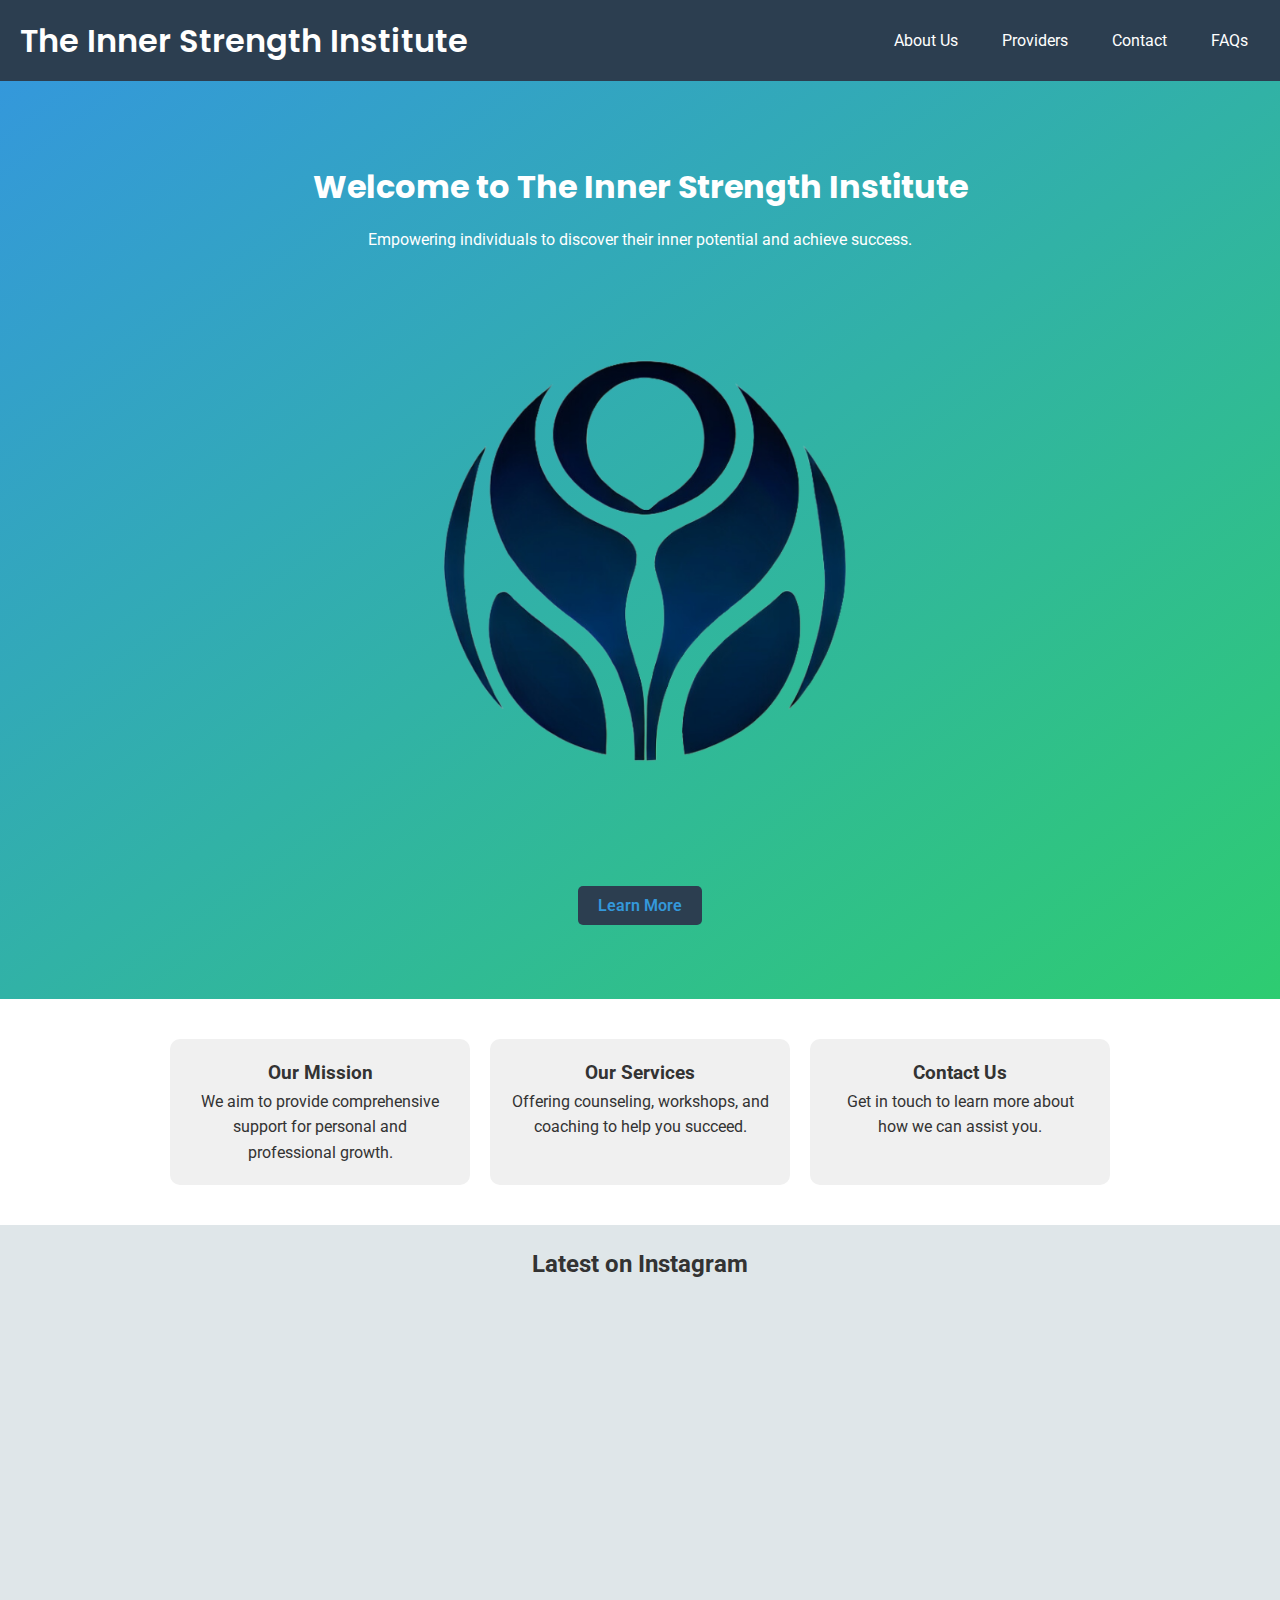
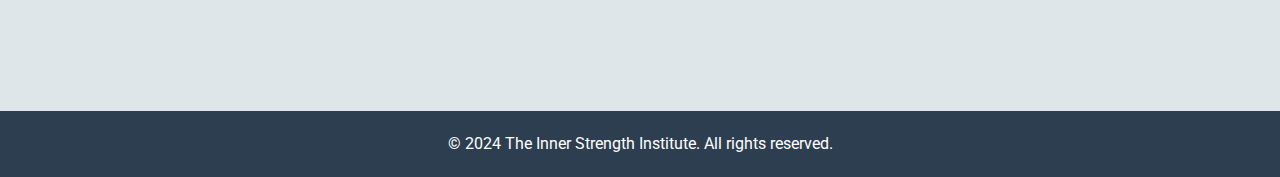
<file: index.html>
<!DOCTYPE html>
<html lang="en">
<head>
    <meta charset="UTF-8">
    <meta name="viewport" content="width=device-width, initial-scale=1.0">
    <title>The Inner Strength Institute</title>
    <link href="https://fonts.googleapis.com/css2?family=Poppins:wght@300;400;600&family=Roboto:wght@400;500&display=swap" rel="stylesheet">
    <style>
        /* General Reset */
        * {
            margin: 0;
            padding: 0;
            box-sizing: border-box;
        }

        body {
            font-family: 'Roboto', sans-serif;
            line-height: 1.6;
            color: #333;
            background-color: #f9f9f9;
        }

        a {
            text-decoration: none;
            color: inherit;
        }

        /* Navigation */
        .navbar {
            display: flex;
            justify-content: space-between;
            align-items: center;
            padding: 15px 20px;
            background-color: #2c3e50;
            color: white;
            position: relative;
        }

        .navbar h1 {
            font-family: 'Poppins', sans-serif;
            font-weight: 600;
        }

        .menu {
            list-style: none;
            display: flex;
            gap: 20px;
        }

        .menu li a {
            font-family: 'Roboto', sans-serif;
            color: white;
            padding: 8px 12px;
            transition: background-color 0.3s;
        }

        .menu li a:hover {
            background-color: #34495e;
            border-radius: 5px;
        }

        /* Hamburger Menu */
        .hamburger {
            display: none;
            flex-direction: column;
            gap: 5px;
            cursor: pointer;
        }

        .hamburger div {
            width: 30px;
            height: 4px;
            background-color: white;
            border-radius: 5px;
        }

        @media (max-width: 768px) {
            .menu {
                display: none;
                flex-direction: column;
                width: 100%;
                position: absolute;
                top: 60px;
                left: 0;
                background: #2c3e50;
                text-align: center;
                padding: 10px 0;
            }

            .menu.active {
                display: flex;
            }

            .hamburger {
                display: flex;
            }
        }

        /* Hero Section */
        .hero {
            text-align: center;
            padding: 80px 20px;
            background: linear-gradient(to bottom right, #3498db, #2ecc71);
            color: white;
        }

        .hero h2 {
            font-family: 'Poppins', sans-serif;
            font-size: 2rem;
            margin-bottom: 15px;
        }

        .hero p {
            font-size: 1rem;
            margin-bottom: 20px;
        }

        .hero a {
            padding: 10px 20px;
            background-color: #2c3e50;
            color: #3498db;
            border-radius: 5px;
            font-weight: 600;
            transition: background-color 0.3s, color 0.3s;
        }

        .hero a:hover {
            background-color: #2980b9;
            color: white;

        }


        /* Logo Container */
        .logo-container {
            margin-top: 20px;
            display: flex;
            justify-content: center;
        }

        .logo {
            max-width: 50%; /* Adjust size here */
            height: auto;
        }

        /* Responsive Content Section */
        .content {
            display: flex;
            flex-wrap: wrap;
            justify-content: center;
            gap: 20px;
            padding: 40px;
            background-color: #ffffff;
        }

        .content-card {
            background: #f0f0f0;
            padding: 20px;
            border-radius: 10px;
            text-align: center;
            width: 90%;
            max-width: 300px;
        }

        /* Default styles (Mobile-friendly) */
        .instagram-feed {
            text-align: center;
            background-color: #dfe6e9;
            padding: 20px;
            width: 100%; /* Full width for smaller screens */
        }

        /* Footer */
        .footer {
            background-color: #2c3e50;
            color: white;
            text-align: center;
            padding: 20px;
        }
    </style>
    <script>
        function toggleMenu() {
            document.querySelector('.menu').classList.toggle('active');
        }
    </script>
</head>
<body>
    <!-- Navbar -->
    <nav class="navbar">
        <h1>The Inner Strength Institute</h1>
        <div class="hamburger" onclick="toggleMenu()">
            <div></div>
            <div></div>
            <div></div>
        </div>
        <ul class="menu">
            <li><a href="AboutUs.html">About Us</a></li>
            <li><a href="Providers.html">Providers</a></li>
            <li><a href="contactus.html">Contact</a></li>
            <li><a href="FAQs.html">FAQs</a></li>
        </ul>
    </nav>

    <!-- Hero Section -->
    <section class="hero">
        <h2>Welcome to The Inner Strength Institute</h2>
        <p>Empowering individuals to discover their inner potential and achieve success.</p>

                 <div class="logo-container">
            <img src="TheInnerStrengthNowords.png" alt="Inner Strength Institute Logo" class="logo">
        </div>
        <a href="AboutUs.html">Learn More</a>
        </div>
    </section>

    <!-- Content Section -->
    <section class="content">
        <div class="content-card">
            <h3>Our Mission</h3>
            <p>We aim to provide comprehensive support for personal and professional growth.</p>
        </div>
        <div class="content-card">
            <h3>Our Services</h3>
            <p>Offering counseling, workshops, and coaching to help you succeed.</p>
        </div>
        <div class="content-card">
            <h3>Contact Us</h3>
            <p>Get in touch to learn more about how we can assist you.</p>
        </div>
    </section>

    <!-- Instagram Feed -->
    <section class="instagram-feed">
        <h2>Latest on Instagram</h2>
        <iframe src="https://www.instagram.com/innerstrength_institute/embed" width="320" height="400" frameborder="0" scrolling="no" allowtransparency="true"></iframe>
    </section>

    <!-- Footer -->
    <footer class="footer">
        <p>&copy; 2024 The Inner Strength Institute. All rights reserved.</p>
    </footer>
</body>
</html>
</file>
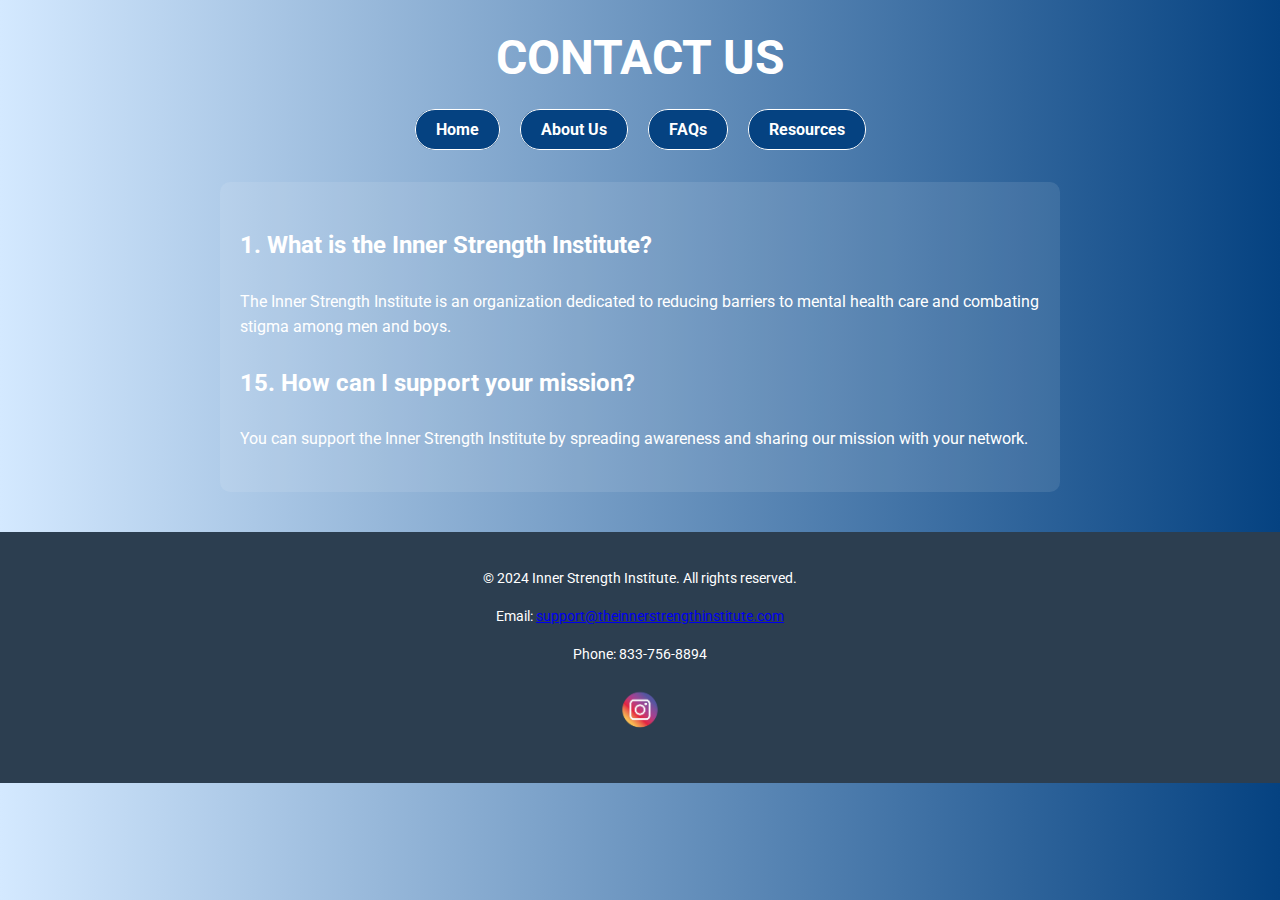
<file: Contact Us.html>
<!DOCTYPE html>
<html lang="en">
<head>
  <meta charset="UTF-8">
  <meta name="viewport" content="width=device-width, initial-scale=1.0">
  <title>Contact Us - The Inner Strength Institute</title>
  <link href="https://fonts.googleapis.com/css2?family=Roboto:wght@400;700&display=swap" rel="stylesheet">
  <style>
    /* General Styles */
    body {
      margin: 0;
      padding: 0;
      background: linear-gradient(to right, #d4e9ff, #054281);
      font-family: 'Roboto', sans-serif;
      color: #ffffff;
      line-height: 1.6;
    }

    h1, h2 {
      text-align: center;
      text-transform: uppercase;
      margin: 20px 0;
    }

    h1 {
      font-size: 3em;
    }

    h2 {
      font-size: 2em;
    }

    p {
      margin: 15px 0;
    }

    /* Navigation Bar */
    nav {
      margin: 20px auto;
      text-align: center;
    }

    .nav-links {
      list-style: none;
      margin: 0;
      padding: 0;
      display: flex;
      justify-content: center;
      gap: 20px;
    }

    .nav-links li {
      margin: 0;
    }

    .nav-links a {
      text-decoration: none;
      color: #ffffff;
      font-weight: bold;
      padding: 10px 20px;
      border: 1px solid #ffffff;
      border-radius: 20px;
      background-color: #054281;
      transition: background-color 0.3s, color 0.3s;
    }

    .nav-links a:hover {
      background-color: #ffffff;
      color: #333;
    }

    /* FAQ Section */
    .faq-section {
      max-width: 800px;
      margin: 40px auto;
      padding: 20px;
      background-color: rgba(255, 255, 255, 0.1);
      border-radius: 10px;
    }

    .faq-item {
      margin-bottom: 20px;
    }

    .faq-item h3 {
      font-size: 1.5em;
    }

    .faq-item p {
      font-size: 1em;
    }

   /* Footer */
        .footer {
            background-color: #2c3e50;
            color: white;
            text-align: center;
            padding: 20px 40px;
            margin-top: 40px;
        }

        .footer ul {
            list-style: none;
            display: flex;
            justify-content: center;
            gap: 15px;
            padding: 10px 0;
        }

        .footer ul li a {
            font-family: 'Roboto', sans-serif;
            color: white;
        }

        .footer ul li a:hover {
            text-decoration: underline;
        }

        .footer p {
            font-size: 0.9rem;
        }
  </style>
</head>
<body>
  <header>
    <h1>Contact Us</h1>
  </header>

  <nav>
    <ul class="nav-links">
      <li><a href="index.html">Home</a></li>
      <li><a href="about.html">About Us</a></li>
      <li><a href="FAQs.html">FAQs</a></li>
      <li><a href="resources.html">Resources</a></li>
    </ul>
  </nav>

  <section class="faq-section">
    <div class="faq-item">
      <h3>1. What is the Inner Strength Institute?</h3>
      <p>The Inner Strength Institute is an organization dedicated to reducing barriers to mental health care and combating stigma among men and boys.</p>
    </div>
    <!-- Repeat FAQ items as needed -->
    <div class="faq-item">
      <h3>15. How can I support your mission?</h3>
      <p>You can support the Inner Strength Institute by spreading awareness and sharing our mission with your network.</p>
    </div>
  </section>

 <footer class="footer">
    <p>&copy; 2024 Inner Strength Institute. All rights reserved.</p>
    <p>Email: <a href="mailto:support@theinnerstrengthinstitute.com">support@theinnerstrengthinstitute.com</a></p>
    <p>Phone: 833-756-8894</p>
    <p><a href="https://www.instagram.com/innerstrength_institute/" target="_blank">
        <img src="Untitled design (5).png" alt="Instagram" style="width: 60px; height: 60px;">
  </footer>
</body>
</html>
</file>
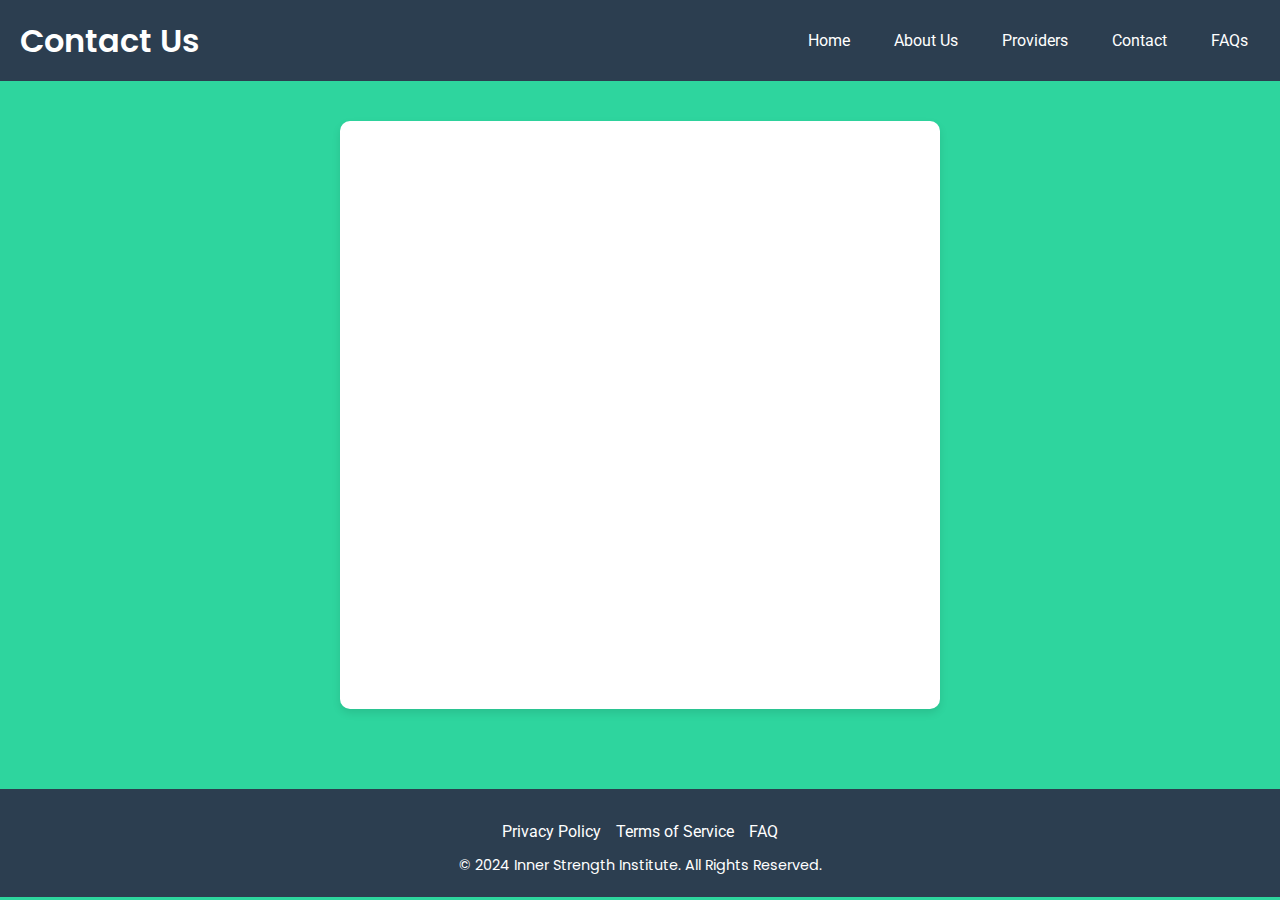
<file: contactus.html>
<!DOCTYPE html>
<html lang="en">
<head>
    <meta charset="UTF-8">
    <meta name="viewport" content="width=device-width, initial-scale=1.0">
    <title>Contact Us</title>
    <link href="https://fonts.googleapis.com/css2?family=Poppins:wght@300;400;600&family=Roboto:wght@400;500&display=swap" rel="stylesheet">
    <style>
        /* General Reset */
        * {
            margin: 0;
            padding: 0;
            box-sizing: border-box;
        }

        body {
            font-family: 'Poppins', sans-serif;
            line-height: 1.6;
            color: #333;
            background-color: #2ed59e;
        }

        a {
            text-decoration: none;
            color: inherit;
        }

        /* Navigation */
        .navbar {
            display: flex;
            justify-content: space-between;
            align-items: center;
            padding: 15px 20px;
            background-color: #2c3e50;
            color: white;
            position: relative;
        }

        .navbar h1 {
            font-family: 'Poppins', sans-serif;
            font-weight: 600;
        }

        .menu {
            list-style: none;
            display: flex;
            gap: 20px;
        }

        .menu li {
            list-style: none;
        }

        .menu li a {
            font-family: 'Roboto', sans-serif;
            color: white;
            padding: 8px 12px;
            transition: background-color 0.3s;
        }

        .menu li a:hover {
            background-color: #34495e;
            border-radius: 5px;
        }

        /* Hamburger Menu */
        .hamburger {
            display: none;
            flex-direction: column;
            gap: 5px;
            cursor: pointer;
        }

        .hamburger div {
            width: 30px;
            height: 4px;
            background-color: white;
            border-radius: 5px;
        }

        @media (max-width: 768px) {
            .menu {
                display: none;
                flex-direction: column;
                width: 100%;
                position: absolute;
                top: 60px;
                left: 0;
                background: #2c3e50;
                text-align: center;
                padding: 10px 0;
            }

            .menu.active {
                display: flex;
            }

            .hamburger {
                display: flex;
            }
        }

        /* Contact Form Section */
        .contact-form-section {
            display: flex;
            justify-content: center;
            align-items: center;
            height: auto;
            padding: 40px 20px;
            background-color: #2ed59e;
        }

        .form-container {
            width: 100%;
            max-width: 600px;
            background: #fff;
            padding: 40px;
            border-radius: 10px;
            box-shadow: 0 4px 8px rgba(0, 0, 0, 0.1);
        }

        .contact-form {
            display: flex;
            flex-direction: column;
            gap: 20px;
        }

        .contact-form label {
            font-size: 1rem;
            font-weight: 600;
            color: #333;
        }

        .contact-form input,
        .contact-form textarea {
            width: 100%;
            padding: 12px;
            border: 1px solid #ddd;
            border-radius: 5px;
            font-size: 1rem;
            font-family: 'Roboto', sans-serif;
        }

        .contact-form input:focus,
        .contact-form textarea:focus {
            outline: none;
            border-color: #3498db;
            box-shadow: 0 0 4px rgba(52, 152, 219, 0.3);
        }

        .contact-form textarea {
            resize: none;
            height: 150px;
        }

        .btn {
            background-color: #3498db;
            color: white;
            font-size: 1.1rem;
            font-weight: 600;
            padding: 12px;
            border: none;
            border-radius: 5px;
            cursor: pointer;
            transition: background-color 0.3s;
        }

        .btn:hover {
            background-color: #2980b9;
        }

        @media (max-width: 768px) {
            .form-container {
                padding: 20px;
            }

            .contact-form label {
                font-size: 0.9rem;
            }

            .btn {
                font-size: 0.9rem;
                padding: 10px;
            }
        }

        /* Footer */
        .footer {
            background-color: #2c3e50;
            color: white;
            text-align: center;
            padding: 20px;
            margin-top: 40px;
        }

        .footer ul {
            list-style: none;
            display: flex;
            justify-content: center;
            gap: 15px;
            padding: 10px 0;
        }

        .footer ul li a {
            font-family: 'Roboto', sans-serif;
            color: white;
        }

        .footer ul li a:hover {
            text-decoration: underline;
        }

        .footer p {
            font-size: 0.9rem;
        }
    </style>
</head>
<body>
    <!-- Navbar -->
    <nav class="navbar">
        <h1>Contact Us</h1>
        <div class="hamburger" onclick="toggleMenu()">
            <div></div>
            <div></div>
            <div></div>
        </div>
        <ul class="menu">
            <li><a href="index.html">Home</a></li>
            <li><a href="AboutUs.html">About Us</a></li>
            <li><a href="Providers.html">Providers</a></li>
            <li><a href="contactus.html">Contact</a></li>
            <li><a href="FAQs.html">FAQs</a></li>
        </ul>
    </nav>

        <!-- Embed Google Form -->
<main class="contact-form-section">
    <div class="form-container">
        <iframe src="https://docs.google.com/forms/d/e/1FAIpQLSdJ3OSHqfNf8FpThwlHeZis7_zSkz4Wke9XZSiga0ssgcGzXA/viewform?usp=header" width="100%" height="500px" frameborder="0">Loading…</iframe>
    </div>
</main>



    <!-- Footer -->
    <footer class="footer">
        <ul>
            <li><a href="#">Privacy Policy</a></li>
            <li><a href="#">Terms of Service</a></li>
            <li><a href="#">FAQ</a></li>
        </ul>
        <p>&copy; 2024 Inner Strength Institute. All Rights Reserved.</p>
    </footer>

    <script>
        function toggleMenu() {
            document.querySelector(".menu").classList.toggle("active");
        }
    </script>
</body>
</html>
</file>
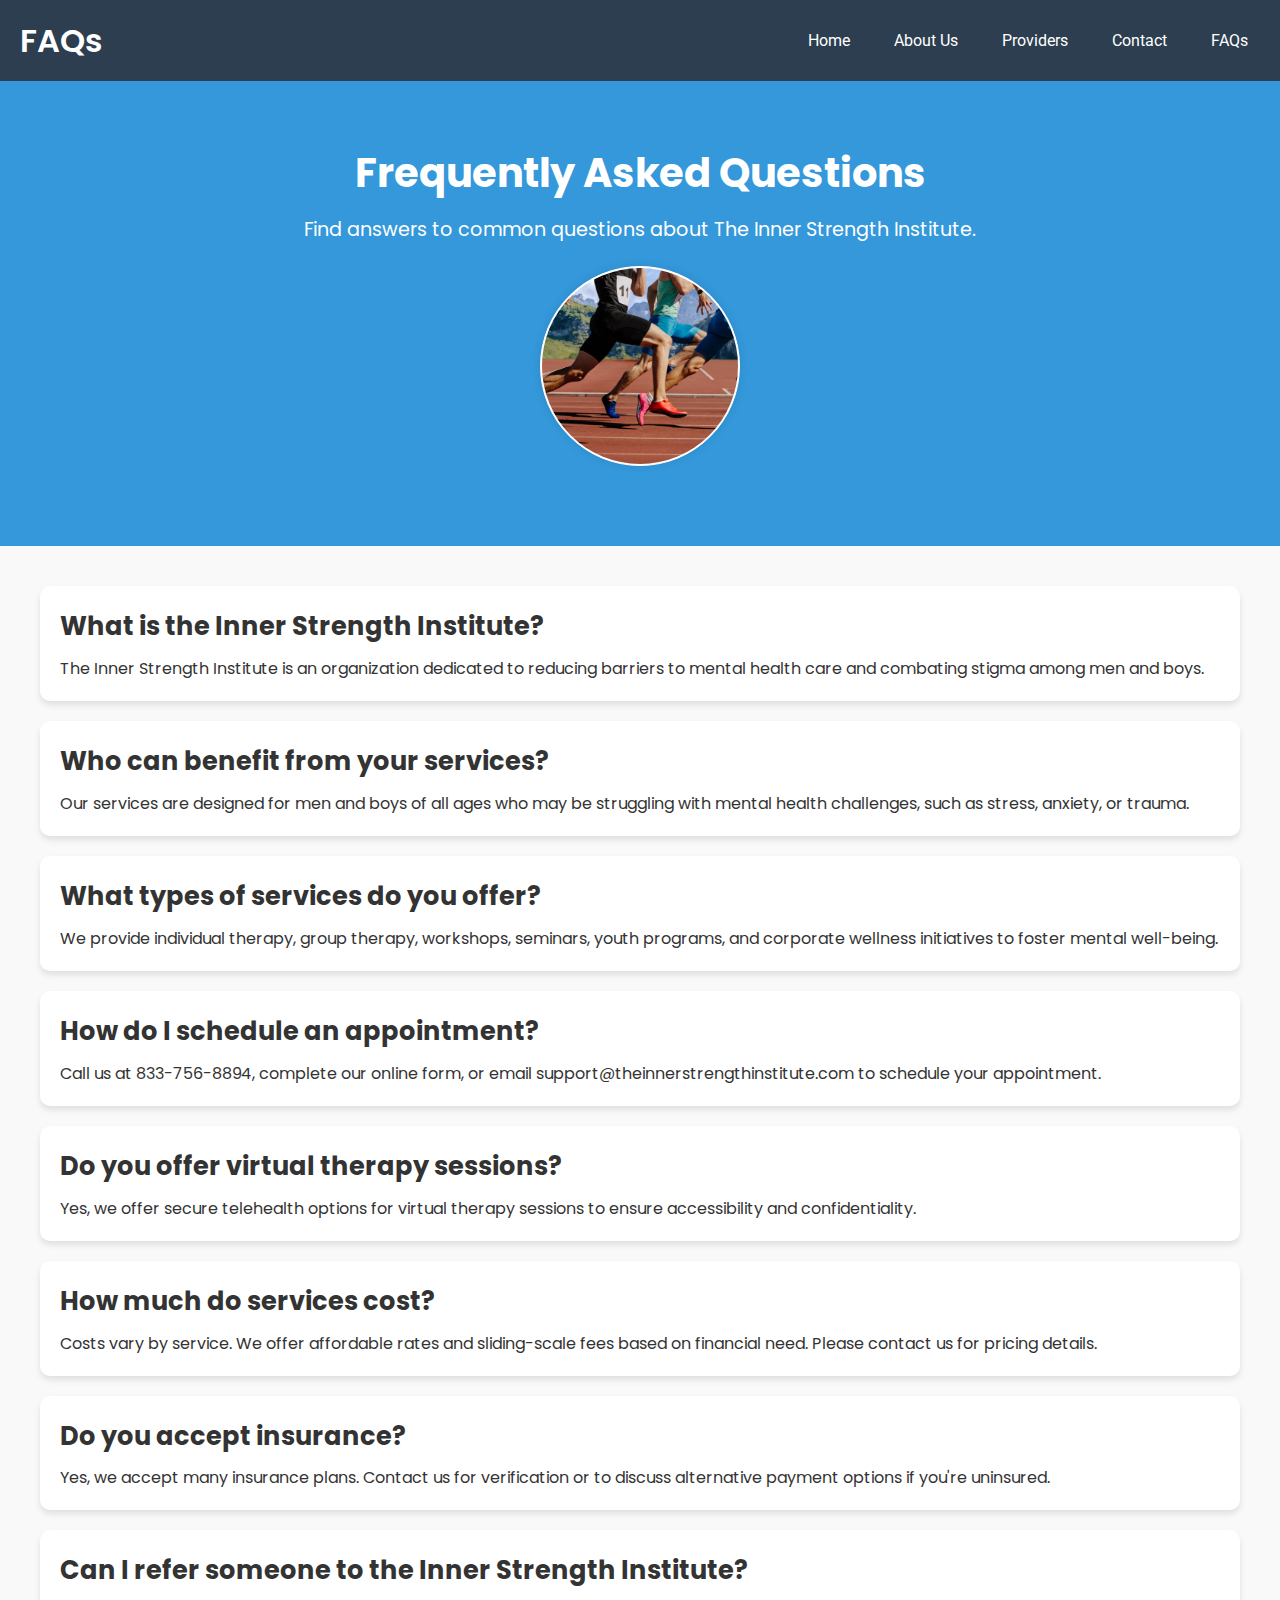
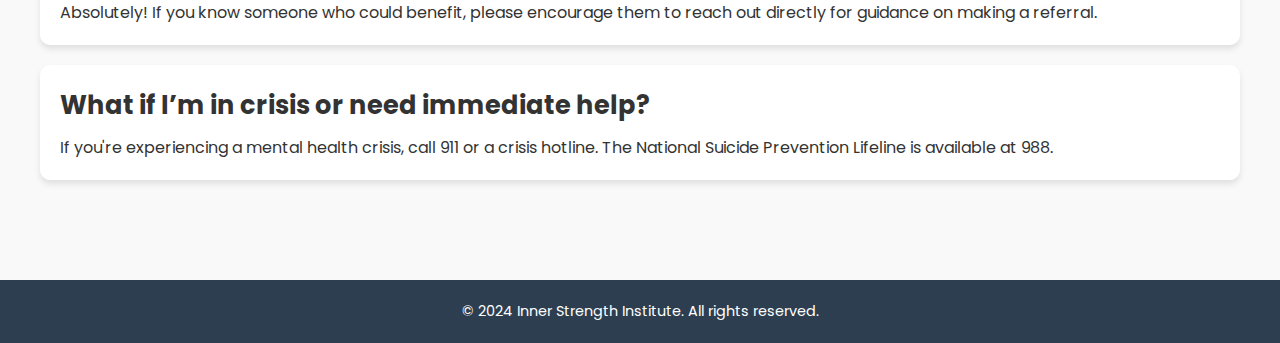
<file: FAQs.html>
<!DOCTYPE html>
<html lang="en">
<head>
    <meta charset="UTF-8">
    <meta name="viewport" content="width=device-width, initial-scale=1.0">
    <title>FAQs</title>
    <link href="https://fonts.googleapis.com/css2?family=Poppins:wght@300;400;600&family=Roboto:wght@400;500&display=swap" rel="stylesheet">
    <style>
        /* General Reset */
        * {
            margin: 0;
            padding: 0;
            box-sizing: border-box;
        }

        body {
            font-family: 'Poppins', sans-serif;
            line-height: 1.6;
            color: #333;
            background-color: #f9f9f9;
        }

        a {
            text-decoration: none;
            color: inherit;
        }

        /* Navigation */
        .navbar {
            display: flex;
            justify-content: space-between;
            align-items: center;
            padding: 15px 20px;
            background-color: #2c3e50;
            color: white;
            position: relative;
        }

        .navbar h1 {
            font-family: 'Poppins', sans-serif;
            font-weight: 600;
        }

        .menu {
            list-style: none;
            display: flex;
            gap: 20px;
        }

        .menu li {
            list-style: none;
        }

        .menu li a {
            font-family: 'Roboto', sans-serif;
            color: white;
            padding: 8px 12px;
            transition: background-color 0.3s;
        }

        .menu li a:hover {
            background-color: #34495e;
            border-radius: 5px;
        }

        /* Hamburger Menu */
        .hamburger {
            display: none;
            flex-direction: column;
            gap: 5px;
            cursor: pointer;
        }

        .hamburger div {
            width: 30px;
            height: 4px;
            background-color: white;
            border-radius: 5px;
        }

        @media (max-width: 768px) {
            .menu {
                display: none;
                flex-direction: column;
                width: 100%;
                position: absolute;
                top: 60px;
                left: 0;
                background: #2c3e50;
                text-align: center;
                padding: 10px 0;
            }

            .menu.active {
                display: flex;
            }

            .hamburger {
                display: flex;
            }
        }

        /* FAQ Section */
        .faq-hero {
            background-color: #3498db;
            color: white;
            padding: 60px 20px;
            text-align: center;
        }

        .faq-hero h1 {
            font-family: 'Poppins', sans-serif;
            font-size: 2.5rem;
            margin-bottom: 10px;
        }

        .faq-hero p {
            font-size: 1.2rem;
        }

        .faq-section {
            padding: 40px 20px;
        }

        .faq-container {
            max-width: 1200px;
            margin: 0 auto;
        }

        /* FAQ Card */
        .faq-card {
            background: white;
            border-radius: 10px;
            box-shadow: 0 4px 6px rgba(0, 0, 0, 0.1);
            margin-bottom: 20px;
            padding: 20px;
            transition: background 0.3s ease;
        }

        .faq-card h2 {
            font-size: 1.6rem;
            margin-bottom: 10px;
        }

        .faq-card p {
            font-size: 1rem;
            line-height: 1.5;
        }

        .faq-card:hover {
            background-color: #ecf0f1;
            cursor: pointer;
        }

        /* Rounded Image Styling */
        .rounded-frame {
            display: block;
            margin: 20px auto;
            width: 200px;
            height: 200px;
            border-radius: 50%;
            border: 1px solid #fff;
            padding: 1px;
            background-color: #fff;
            box-shadow: 0 0 10px rgba(0, 0, 0, 0.1);
        }

        /* Footer */
        .footer {
            background-color: #2c3e50;
            color: white;
            text-align: center;
            padding: 20px 40px;
            margin-top: 40px;
        }

        .footer p {
            font-size: 0.9rem;
        }
    </style>
</head>
<body>
    <!-- Navbar -->
    <nav class="navbar">
        <h1>FAQs</h1>
        <div class="hamburger" onclick="toggleMenu()">
            <div></div>
            <div></div>
            <div></div>
        </div>
        <ul class="menu">
            <li><a href="index.html">Home</a></li>
            <li><a href="AboutUs.html">About Us</a></li>
            <li><a href="Providers.html">Providers</a></li>
            <li><a href="contactus.html">Contact</a></li>
            <li><a href="FAQs.html">FAQs</a></li>
        </ul>
    </nav>

    <!-- Main Content -->
    <main class="main-content">
        <!-- Hero Section -->
        <section class="faq-hero">
            <h1>Frequently Asked Questions</h1>
            <p>Find answers to common questions about The Inner Strength Institute.</p>
            <img src="Sprinters.png" alt="Description of Image" class="rounded-frame">
        </section>

        <!-- FAQ Section -->
        <section class="faq-section">
            <div class="faq-container">
                <div class="faq-card">
                    <h2>What is the Inner Strength Institute?</h2>
                    <p>The Inner Strength Institute is an organization dedicated to reducing barriers to mental health care and combating stigma among men and boys.</p>
                </div>
                <div class="faq-card">
                    <h2>Who can benefit from your services?</h2>
                    <p>Our services are designed for men and boys of all ages who may be struggling with mental health challenges, such as stress, anxiety, or trauma.</p>
                </div>
                <div class="faq-card">
                    <h2>What types of services do you offer?</h2>
                    <p>We provide individual therapy, group therapy, workshops, seminars, youth programs, and corporate wellness initiatives to foster mental well-being.</p>
                </div>
                <div class="faq-card">
                    <h2>How do I schedule an appointment?</h2>
                    <p>Call us at 833-756-8894, complete our online form, or email support@theinnerstrengthinstitute.com to schedule your appointment.</p>
                </div>
                <div class="faq-card">
                    <h2>Do you offer virtual therapy sessions?</h2>
                    <p>Yes, we offer secure telehealth options for virtual therapy sessions to ensure accessibility and confidentiality.</p>
                </div>
                     <div class="faq-card">
                    <h2>How much do services cost?</h2>
                    <p>Costs vary by service. We offer affordable rates and sliding-scale fees based on financial need. Please contact us for pricing details.</p>
                </div>
                <div class="faq-card">
                    <h2>Do you accept insurance?</h2>
                    <p>Yes, we accept many insurance plans. Contact us for verification or to discuss alternative payment options if you're uninsured.</p>
                </div>
                <div class="faq-card">
                    <h2>Can I refer someone to the Inner Strength Institute?</h2>
                    <p>Absolutely! If you know someone who could benefit, please encourage them to reach out directly for guidance on making a referral.</p>
                </div>
                <div class="faq-card">
                    <h2>What if I’m in crisis or need immediate help?</h2>
                    <p>If you're experiencing a mental health crisis, call 911 or a crisis hotline. The National Suicide Prevention Lifeline is available at 988.</p></div>
        </section>
    </main>

    <!-- Footer -->
    <footer class="footer">
        <p>&copy; 2024 Inner Strength Institute. All rights reserved.</p>
    </footer>

    <script>
        function toggleMenu() {
            document.querySelector(".menu").classList.toggle("active");
        }
    </script>
</body>
</html>
</file>
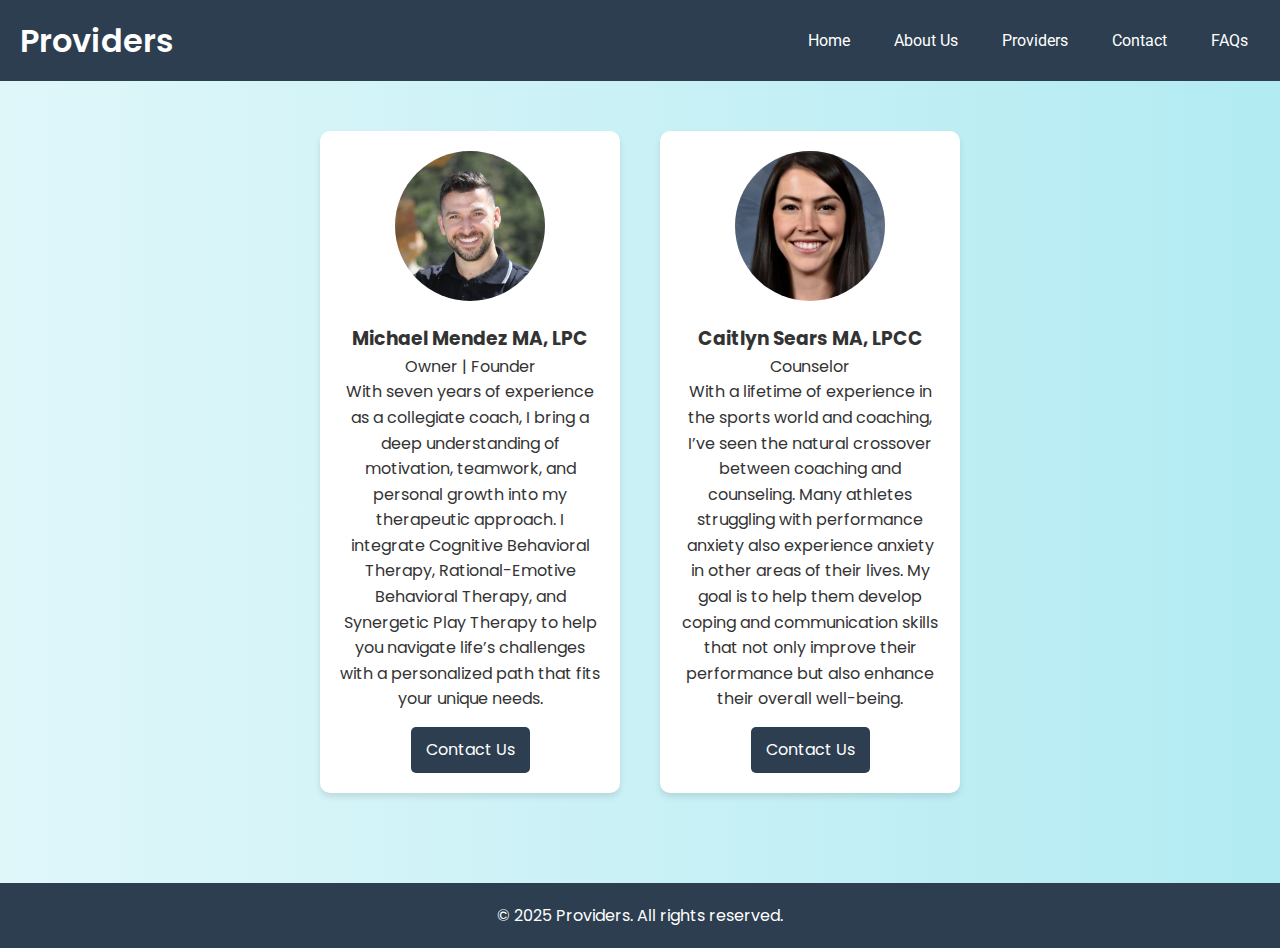
<file: Providers.html>
<!DOCTYPE html>
<html lang="en">
<head>
    <meta charset="UTF-8">
    <meta name="viewport" content="width=device-width, initial-scale=1.0">
    <title>Providers</title>
    <link href="https://fonts.googleapis.com/css2?family=Poppins:wght@300;400;600&family=Roboto:wght@400;500&display=swap" rel="stylesheet">
    <style>
        /* General Reset */
        * {
            margin: 0;
            padding: 0;
            box-sizing: border-box;
        }

        body {
            font-family: 'Poppins', sans-serif;
            line-height: 1.6;
            color: #333;
            background: linear-gradient(to right, #e0f7fa, #b2ebf2);
            margin: 0;
        }

        a {
            text-decoration: none;
            color: inherit;
        }

        /* Navigation */
        .navbar {
            display: flex;
            justify-content: space-between;
            align-items: center;
            padding: 15px 20px;
            background-color: #2c3e50;
            color: white;
            position: relative;
        }

        .navbar h1 {
            font-family: 'Poppins', sans-serif;
            font-weight: 600;
        }

        .menu {
            list-style: none;
            display: flex;
            gap: 20px;
        }

        .menu li {
            list-style: none;
        }

        .menu li a {
            font-family: 'Roboto', sans-serif;
            color: white;
            padding: 8px 12px;
            transition: background-color 0.3s;
        }

        .menu li a:hover {
            background-color: #34495e;
            border-radius: 5px;
        }

        /* Hamburger Menu */
        .hamburger {
            display: none;
            flex-direction: column;
            gap: 5px;
            cursor: pointer;
        }

        .hamburger div {
            width: 30px;
            height: 4px;
            background-color: white;
            border-radius: 5px;
        }

        @media (max-width: 768px) {
            .menu {
                display: none;
                flex-direction: column;
                width: 100%;
                position: absolute;
                top: 60px;
                left: 0;
                background: #2c3e50;
                text-align: center;
                padding: 10px 0;
            }

            .menu.active {
                display: flex;
            }

            .hamburger {
                display: flex;
            }
        }

        /* Profiles Section */
        .profiles {
            display: flex;
            flex-wrap: wrap;
            justify-content: center;
            gap: 40px;
            padding: 50px 20px;
        }

        .profile-card {
            background: white;
            border-radius: 10px;
            box-shadow: 0 4px 6px rgba(0, 0, 0, 0.1);
            padding: 20px;
            text-align: center;
            max-width: 300px;
            transition: transform 0.3s ease, box-shadow 0.3s ease;
        }

        .profile-card:hover {
            transform: scale(1.05);
            box-shadow: 0 6px 12px rgba(0, 0, 0, 0.15);
        }

        .profile-card img {
            width: 150px;
            height: 150px;
            border-radius: 50%;
            margin-bottom: 15px;
            object-fit: cover;
        }

        .contact-button {
            display: inline-block;
            margin-top: 15px;
            padding: 10px 15px;
            background-color: #2c3e50;
            color: white;
            font-size: 1rem;
            border-radius: 5px;
            transition: background-color 0.3s ease;
        }

        .contact-button:hover {
            background-color: #34495e;
        }

        /* Footer */
        .footer {
            background-color: #2c3e50;
            color: white;
            text-align: center;
            padding: 20px;
            margin-top: 40px;
        }

        /* Responsive Fixes */
        @media (max-width: 768px) {
            .profiles {
                flex-direction: column;
                align-items: center;
            }

            .profile-card {
                max-width: 90%;
            }
        }
    </style>
</head>
<body>
    <!-- Navbar -->
    <nav class="navbar">
        <h1>Providers</h1>
        <div class="hamburger" onclick="toggleMenu()">
            <div></div>
            <div></div>
            <div></div>
        </div>
        <ul class="menu">
            <li><a href="index.html">Home</a></li>
            <li><a href="AboutUs.html">About Us</a></li>
            <li><a href="Providers.html">Providers</a></li>
            <li><a href="contactus.html">Contact</a></li>
            <li><a href="FAQs.html">FAQs</a></li>
        </ul>
    </nav>

    <!-- Profiles Section -->
    <section class="profiles">
        <div class="profile-card">
            <img src="Michael.jpg" alt="Michael Mendez">
            <h3>Michael Mendez MA, LPC</h3>
            <p>Owner | Founder</p>
            <p>With seven years of experience as a collegiate coach, I bring a deep understanding of motivation, teamwork, and personal growth into my therapeutic approach. I integrate Cognitive Behavioral Therapy, Rational-Emotive Behavioral Therapy, and Synergetic Play Therapy to help you navigate life’s challenges with a personalized path that fits your unique needs.</p>
            <a href="contactus.html" class="contact-button">Contact Us</a>
        </div>
        <div class="profile-card">
            <img src="Caitlyn (1).jpg" alt="Caitlyn Sears">
            <h3>Caitlyn Sears MA, LPCC</h3>
            <p>Counselor</p>
            <p>With a lifetime of experience in the sports world and coaching, I’ve seen the natural crossover between coaching and counseling. Many athletes struggling with performance anxiety also experience anxiety in other areas of their lives. My goal is to help them develop coping and communication skills that not only improve their performance but also enhance their overall well-being.</p>
            <a href="contactus.html" class="contact-button">Contact Us</a>
        </div>
    </section>

    <!-- Footer -->
    <footer class="footer">
        <p>&copy; 2025 Providers. All rights reserved.</p>
    </footer>

    <script>
        function toggleMenu() {
            document.querySelector(".menu").classList.toggle("active");
        }
    </script>
</body>
</html>
</file>
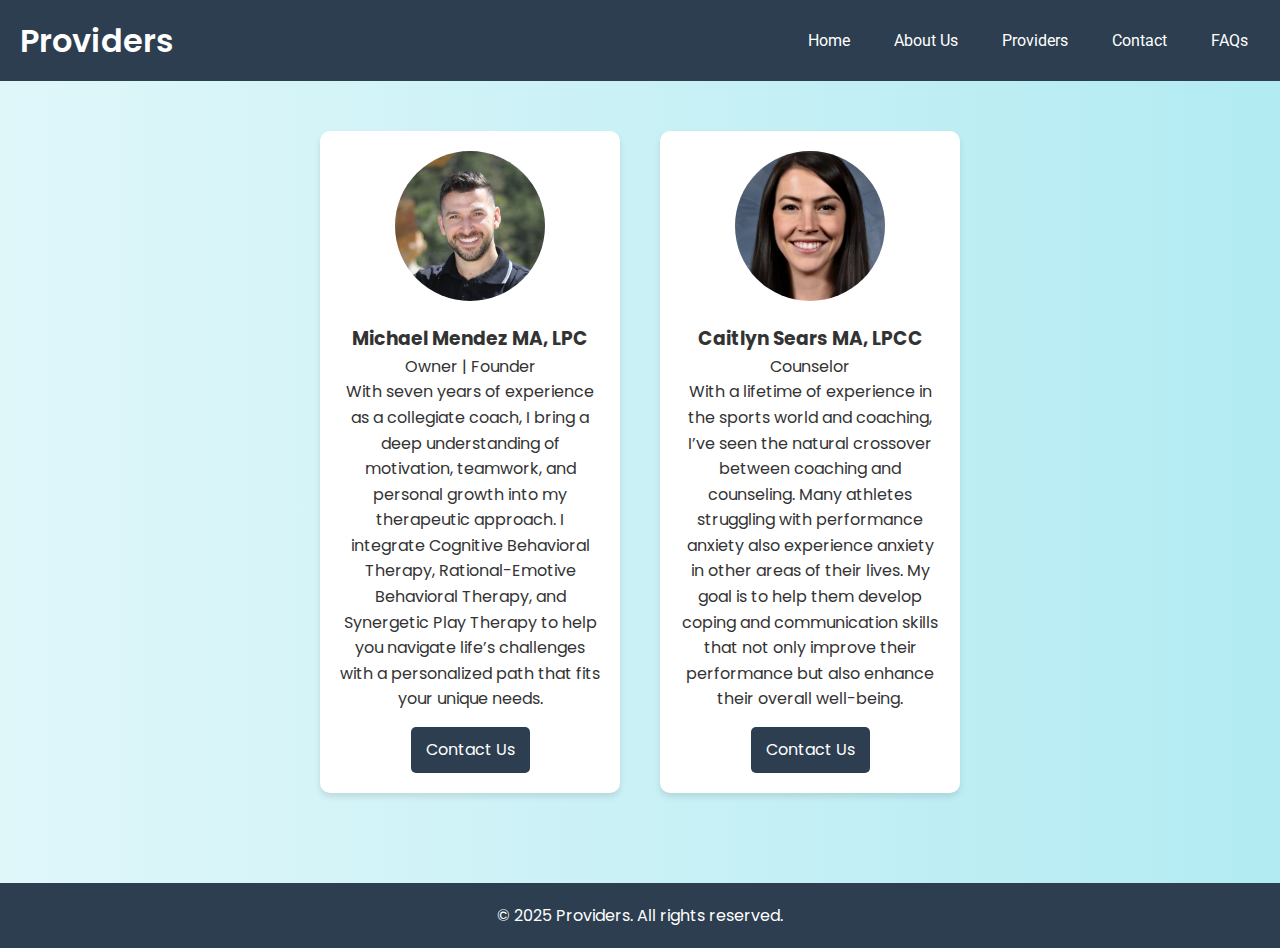
<file: Resources.html>
<!DOCTYPE html>
<html lang="en">
<head>
    <meta charset="UTF-8">
    <meta name="viewport" content="width=device-width, initial-scale=1.0">
    <title>Providers</title>
    <link href="https://fonts.googleapis.com/css2?family=Poppins:wght@300;400;600&family=Roboto:wght@400;500&display=swap" rel="stylesheet">
    <style>
        /* General Reset */
        * {
            margin: 0;
            padding: 0;
            box-sizing: border-box;
        }

        body {
            font-family: 'Poppins', sans-serif;
            line-height: 1.6;
            color: #333;
            background: linear-gradient(to right, #e0f7fa, #b2ebf2);
            margin: 0;
        }

        a {
            text-decoration: none;
            color: inherit;
        }

        /* Navigation */
        .navbar {
            display: flex;
            justify-content: space-between;
            align-items: center;
            padding: 15px 20px;
            background-color: #2c3e50;
            color: white;
            position: relative;
        }

        .navbar h1 {
            font-family: 'Poppins', sans-serif;
            font-weight: 600;
        }

        .menu {
            list-style: none;
            display: flex;
            gap: 20px;
        }

        .menu li {
            list-style: none;
        }

        .menu li a {
            font-family: 'Roboto', sans-serif;
            color: white;
            padding: 8px 12px;
            transition: background-color 0.3s;
        }

        .menu li a:hover {
            background-color: #34495e;
            border-radius: 5px;
        }

        /* Hamburger Menu */
        .hamburger {
            display: none;
            flex-direction: column;
            gap: 5px;
            cursor: pointer;
        }

        .hamburger div {
            width: 30px;
            height: 4px;
            background-color: white;
            border-radius: 5px;
        }

        @media (max-width: 768px) {
            .menu {
                display: none;
                flex-direction: column;
                width: 100%;
                position: absolute;
                top: 60px;
                left: 0;
                background: #2c3e50;
                text-align: center;
                padding: 10px 0;
            }

            .menu.active {
                display: flex;
            }

            .hamburger {
                display: flex;
            }
        }

        /* Profiles Section */
        .profiles {
            display: flex;
            flex-wrap: wrap;
            justify-content: center;
            gap: 40px;
            padding: 50px 20px;
        }

        .profile-card {
            background: white;
            border-radius: 10px;
            box-shadow: 0 4px 6px rgba(0, 0, 0, 0.1);
            padding: 20px;
            text-align: center;
            max-width: 300px;
            transition: transform 0.3s ease, box-shadow 0.3s ease;
        }

        .profile-card:hover {
            transform: scale(1.05);
            box-shadow: 0 6px 12px rgba(0, 0, 0, 0.15);
        }

        .profile-card img {
            width: 150px;
            height: 150px;
            border-radius: 50%;
            margin-bottom: 15px;
            object-fit: cover;
        }

        .contact-button {
            display: inline-block;
            margin-top: 15px;
            padding: 10px 15px;
            background-color: #2c3e50;
            color: white;
            font-size: 1rem;
            border-radius: 5px;
            transition: background-color 0.3s ease;
        }

        .contact-button:hover {
            background-color: #34495e;
        }

        /* Footer */
        .footer {
            background-color: #2c3e50;
            color: white;
            text-align: center;
            padding: 20px;
            margin-top: 40px;
        }

        /* Responsive Fixes */
        @media (max-width: 768px) {
            .profiles {
                flex-direction: column;
                align-items: center;
            }

            .profile-card {
                max-width: 90%;
            }
        }
    </style>
</head>
<body>
    <!-- Navbar -->
    <nav class="navbar">
        <h1>Providers</h1>
        <div class="hamburger" onclick="toggleMenu()">
            <div></div>
            <div></div>
            <div></div>
        </div>
        <ul class="menu">
            <li><a href="index.html">Home</a></li>
            <li><a href="AboutUs.html">About Us</a></li>
            <li><a href="Resources.html">Providers</a></li>
            <li><a href="contactus.html">Contact</a></li>
            <li><a href="FAQs.html">FAQs</a></li>
        </ul>
    </nav>

    <!-- Profiles Section -->
    <section class="profiles">
        <div class="profile-card">
            <img src="Michael.jpg" alt="Michael Mendez">
            <h3>Michael Mendez MA, LPC</h3>
            <p>Owner | Founder</p>
            <p>With seven years of experience as a collegiate coach, I bring a deep understanding of motivation, teamwork, and personal growth into my therapeutic approach. I integrate Cognitive Behavioral Therapy, Rational-Emotive Behavioral Therapy, and Synergetic Play Therapy to help you navigate life’s challenges with a personalized path that fits your unique needs.</p>
            <a href="contactus.html" class="contact-button">Contact Us</a>
        </div>
        <div class="profile-card">
            <img src="Caitlyn (1).jpg" alt="Caitlyn Sears">
            <h3>Caitlyn Sears MA, LPCC</h3>
            <p>Counselor</p>
            <p>With a lifetime of experience in the sports world and coaching, I’ve seen the natural crossover between coaching and counseling. Many athletes struggling with performance anxiety also experience anxiety in other areas of their lives. My goal is to help them develop coping and communication skills that not only improve their performance but also enhance their overall well-being.</p>
            <a href="contactus.html" class="contact-button">Contact Us</a>
        </div>
    </section>

    <!-- Footer -->
    <footer class="footer">
        <p>&copy; 2025 Providers. All rights reserved.</p>
    </footer>

    <script>
        function toggleMenu() {
            document.querySelector(".menu").classList.toggle("active");
        }
    </script>
</body>
</html>
</file>
